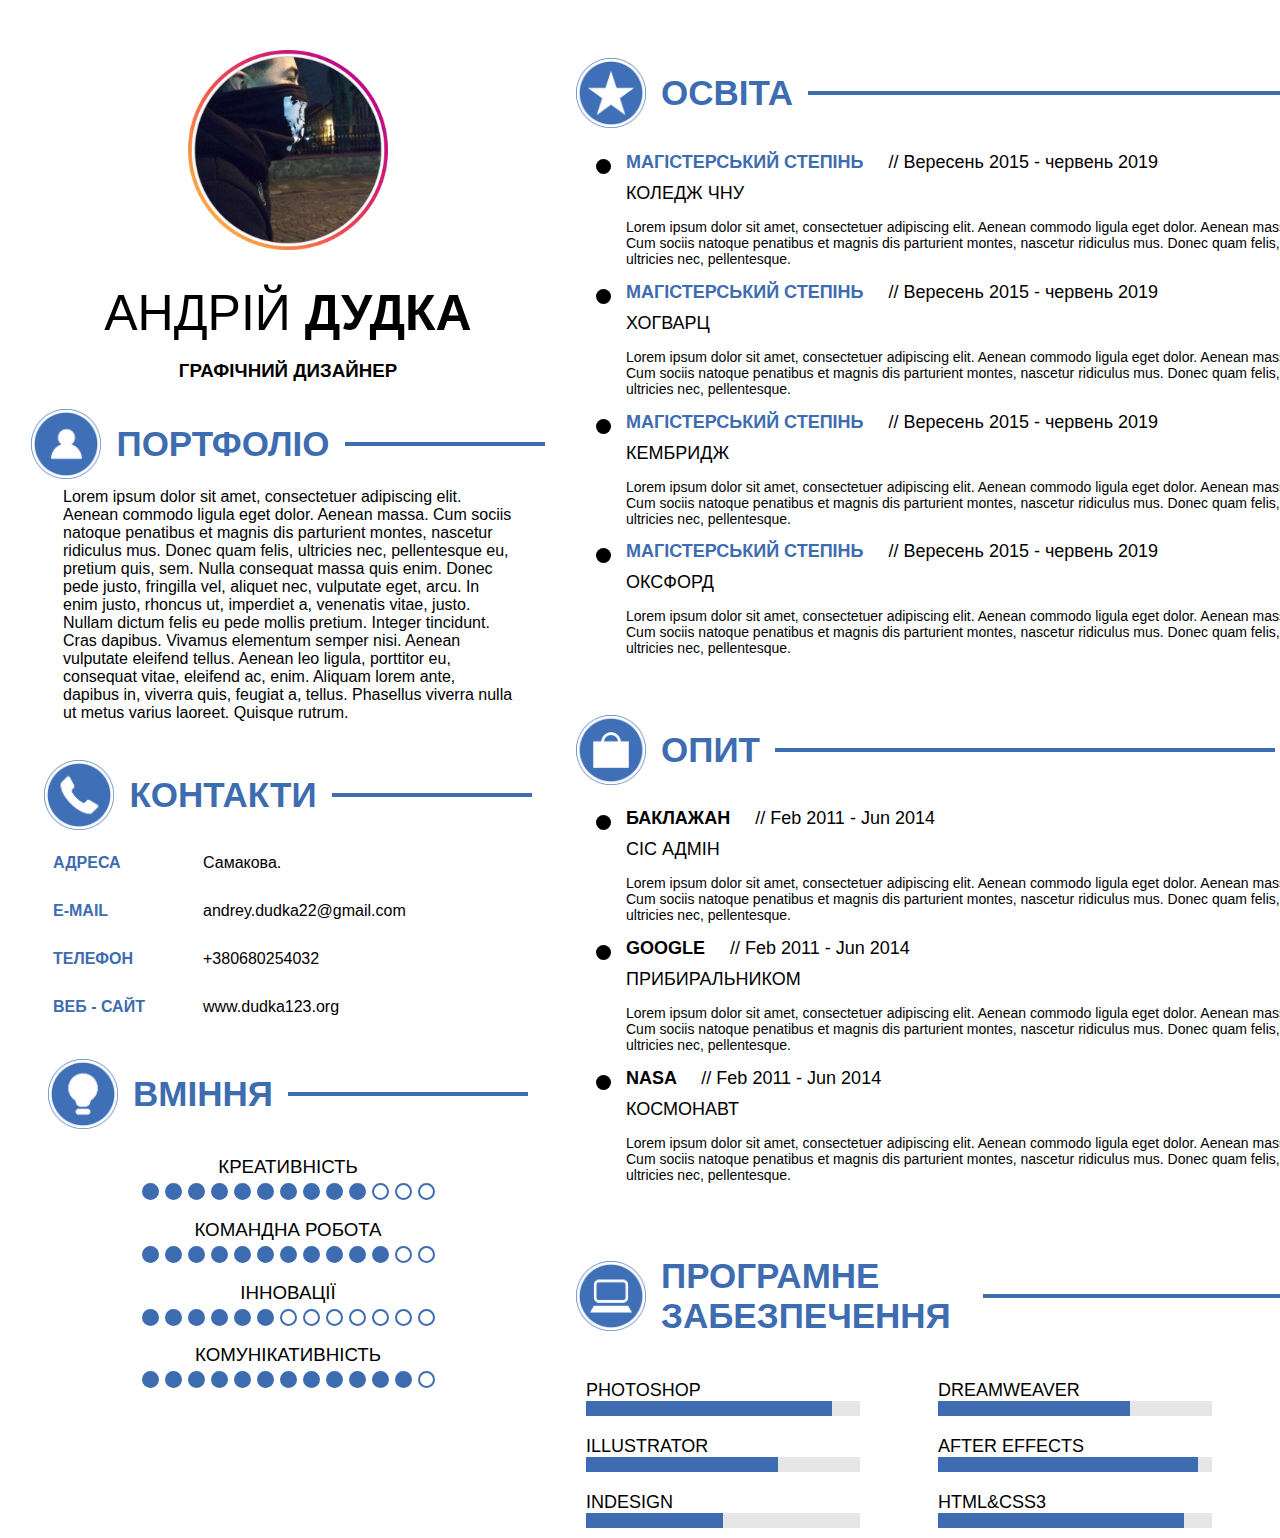
<file: index.html>
<!DOCTYPE html>
<html lang="en">
<head>
    <meta charset="UTF-8">
    <meta name="viewport" content="width=device-width, initial-scale=1.0">
    <meta http-equiv="X-UA-Compatible" content="ie=edge">
    <link rel="stylesheet" href="css/fonts.css">
    <link rel="stylesheet" href="css/style.css">
    <title>ПОРТФОЛІО</title>
</head>
<body>
	<div class="block_left">
        <div class="blok-img">
            <img src="img\1.jpg" alt="user">
            <h1>
                <span class="name">Андрій</span>
                <span class="q">Дудка</span>
            </h1>
            <h3>Графічний дизайнер</h3>
        </div>
        <div class="profile">
            <div class="profile-top">
                <img src="img/PROFILE_ICON.png" alt="profile">
                <h1>Портфоліо</h1>
                <div class="hr"></div>
            </div>
            <p>
                Lorem ipsum dolor sit amet, consectetuer adipiscing elit. Aenean commodo ligula eget dolor. Aenean massa. Cum sociis natoque penatibus et magnis dis parturient montes, nascetur ridiculus mus. Donec quam felis, ultricies nec, pellentesque eu, pretium quis, sem. Nulla consequat massa quis enim. Donec pede justo, fringilla vel, aliquet nec, vulputate eget, arcu. In enim justo, rhoncus ut, imperdiet a, venenatis vitae, justo. Nullam dictum felis eu pede mollis pretium. Integer tincidunt. Cras dapibus. Vivamus elementum semper nisi. Aenean vulputate eleifend tellus. Aenean leo ligula, porttitor eu, consequat vitae, eleifend ac, enim. Aliquam lorem ante, dapibus in, viverra quis, feugiat a, tellus. Phasellus viverra nulla ut metus varius laoreet. Quisque rutrum. 
            </p>
        </div>
        <div class="contact">
            <div class="contact-top">
                <img src="img/Phone_Icon.png" alt="contact">
                <h1>Контакти</h1>
                <div class="hr"></div>
            </div>
            <div class="info">
                <div class="block">
                    <span class="left">адреса</span>
                    <span class="right">Самакова.</span>
                </div>
            </div>
            <div class="info">
                <div class="block">
                    <span class="left">E-MAIL</span>
                    <span class="right">andrey.dudka22@gmail.com</span>
                </div>
            </div>
            <div class="info">
                <div class="block">
                    <span class="left">Телефон</span>
                    <span class="right">+380680254032</span>
                </div>
            </div>
            <div class="info">
                <div class="block">
                    <span class="left">Веб - сайт</span>
                    <span class="right">www.dudka123.org</span>
                </div>
            </div>
        </div>
        <div class="scills">
            <div class="scills-top">
                <img src="img/SKILLS_ICON.png" alt="scills">
                <h1>Вміння</h1>
                <div class="hr"></div>
            </div>
            <div class="siklls-content">
                <h3>Креативність</h3>
                <div class="boll creative">
                    <div class="b1 bl"></div>
                    <div class="b2 bl"></div>
                    <div class="b3 bl"></div>
                    <div class="b4 bl"></div>
                    <div class="b5 bl"></div>
                    <div class="b6 bl"></div>
                    <div class="b7 bl"></div>
                    <div class="b8 bl"></div>
                    <div class="b9 bl"></div>
                    <div class="b10 bl"></div>
                    <div class="b11 bl"></div>
                    <div class="b12 bl"></div>
                    <div class="b13 bl"></div>
                </div>
            </div>
            <div class="siklls-content">
                <h3>Командна робота</h3>
                <div class="boll teamwork">
                    <div class="b1 bl"></div>
                    <div class="b2 bl"></div>
                    <div class="b3 bl"></div>
                    <div class="b4 bl"></div>
                    <div class="b5 bl"></div>
                    <div class="b6 bl"></div>
                    <div class="b7 bl"></div>
                    <div class="b8 bl"></div>
                    <div class="b9 bl"></div>
                    <div class="b10 bl"></div>
                    <div class="b11 bl"></div>
                    <div class="b12 bl"></div>
                    <div class="b13 bl"></div>
                </div>
            </div>
            <div class="siklls-content">
                <h3>Інновації</h3>
                <div class="boll innovate">
                    <div class="b1 bl"></div>
                    <div class="b2 bl"></div>
                    <div class="b3 bl"></div>
                    <div class="b4 bl"></div>
                    <div class="b5 bl"></div>
                    <div class="b6 bl"></div>
                    <div class="b7 bl"></div>
                    <div class="b8 bl"></div>
                    <div class="b9 bl"></div>
                    <div class="b10 bl"></div>
                    <div class="b11 bl"></div>
                    <div class="b12 bl"></div>
                    <div class="b13 bl"></div>
                </div>
            </div>
            <div class="siklls-content">
                <h3>Комунікативність</h3>
                <div class="boll communication">
                    <div class="b1 bl"></div>
                    <div class="b2 bl"></div>
                    <div class="b3 bl"></div>
                    <div class="b4 bl"></div>
                    <div class="b5 bl"></div>
                    <div class="b6 bl"></div>
                    <div class="b7 bl"></div>
                    <div class="b8 bl"></div>
                    <div class="b9 bl"></div>
                    <div class="b10 bl"></div>
                    <div class="b11 bl"></div>
                    <div class="b12 bl"></div>
                    <div class="b13 bl"></div>
                </div>
            </div>
        </div>
    </div>    
    <div class="block-right">
        <div class="education">
            <div class="education-content">
                <img src="img/EDUCATION_ICON.png" alt="education">
                <h1>Освіта</h1>
                <div class="hr"></div>
            </div>
            <div class="block">
                <h2>
                    <span class="top-left">Магістерський степінь</span>
                    <span class="top-right">// Вересень 2015 - червень 2019</span><br>
                    <span class="bottom">Коледж ЧНУ</span>
                </h2>
                <p>Lorem ipsum dolor sit amet, consectetuer adipiscing elit. Aenean commodo ligula eget dolor. Aenean massa. Cum sociis natoque penatibus et magnis dis parturient montes, nascetur ridiculus mus. Donec quam felis, ultricies nec, pellentesque.</p>
            </div>
            <div class="block">
                <h2>
                    <span class="top-left">Магістерський степінь</span>
                    <span class="top-right">//  Вересень 2015 - червень 2019</span><br>
                    <span class="bottom">ХОГВАРЦ</span>
                </h2>
                <p>Lorem ipsum dolor sit amet, consectetuer adipiscing elit. Aenean commodo ligula eget dolor. Aenean massa. Cum sociis natoque penatibus et magnis dis parturient montes, nascetur ridiculus mus. Donec quam felis, ultricies nec, pellentesque.</p>
            </div>
            <div class="block">
                <h2>
                    <span class="top-left">Магістерський степінь</span>
                    <span class="top-right">//  Вересень 2015 - червень 2019</span><br>
                    <span class="bottom">Кембридж</span>
                </h2>
                <p>Lorem ipsum dolor sit amet, consectetuer adipiscing elit. Aenean commodo ligula eget dolor. Aenean massa. Cum sociis natoque penatibus et magnis dis parturient montes, nascetur ridiculus mus. Donec quam felis, ultricies nec, pellentesque.</p>
            </div>
            <div class="block">
                <h2>
                    <span class="top-left">Магістерський степінь</span>
                    <span class="top-right">//  Вересень 2015 - червень 2019</span><br>
                    <span class="bottom">Оксфорд</span>
                </h2>
                <p>Lorem ipsum dolor sit amet, consectetuer adipiscing elit. Aenean commodo ligula eget dolor. Aenean massa. Cum sociis natoque penatibus et magnis dis parturient montes, nascetur ridiculus mus. Donec quam felis, ultricies nec, pellentesque.</p>
            </div>
        </div>
        <div class="experience">
            <div class="experience-content">
                <img src="img/EXPERIENCE_ICON.png" alt="experience">
                <h1>ОПИТ</h1>
                <div class="hr"></div>
            </div>
            <div class="block">
                <h2>
                    <span class="top-left">БАКЛАЖАН</span>
                    <span class="top-right">// Feb 2011 - Jun 2014</span><br>
                    <span class="bottom">СІС адмін</span>
                </h2>
                <p>Lorem ipsum dolor sit amet, consectetuer adipiscing elit. Aenean commodo ligula eget dolor. Aenean massa. Cum sociis natoque penatibus et magnis dis parturient montes, nascetur ridiculus mus. Donec quam felis, ultricies nec, pellentesque.</p>
            </div>
            <div class="block">
                <h2>
                    <span class="top-left">GOOgLE</span>
                    <span class="top-right">// Feb 2011 - Jun 2014</span><br>
                    <span class="bottom">ПРИБИРАЛЬНИКОМ</span>
                </h2>
                <p>Lorem ipsum dolor sit amet, consectetuer adipiscing elit. Aenean commodo ligula eget dolor. Aenean massa. Cum sociis natoque penatibus et magnis dis parturient montes, nascetur ridiculus mus. Donec quam felis, ultricies nec, pellentesque.</p>
            </div>
            <div class="block">
                <h2>
                    <span class="top-left">NASA</span>
                    <span class="top-right">// Feb 2011 - Jun 2014</span><br>
                    <span class="bottom">КОСМОНАВТ</span>
                </h2>
                <p>Lorem ipsum dolor sit amet, consectetuer adipiscing elit. Aenean commodo ligula eget dolor. Aenean massa. Cum sociis natoque penatibus et magnis dis parturient montes, nascetur ridiculus mus. Donec quam felis, ultricies nec, pellentesque.</p>
            </div>
        </div>
        <div class="software">
            <div class="software-top">
                <img src="img/SOFTWARE_ICON.png" alt="software">
                <h1>ПРОГРАМНЕ ЗАБЕЗПЕЧЕННЯ</h1>
                <div class="hr"></div>
            </div>
            <div class="content">
                <div class="left-content">
                    <div class="block">
                        <span>photoshop</span>
                        <div class="line">
                            <div class="size">
                            </div>
                        </div>
                    </div>
                    <div class="block">
                        <span>illustrator</span>
                        <div class="line">
                            <div class="size illustrator">
                            </div>
                        </div>
                    </div>
                    <div class="block">
                        <span>indesign</span>
                        <div class="line">
                            <div class="size indesign">
                            </div>
                        </div>
                    </div>
                </div>
                <div class="right-content">
                    <div class="block">
                        <span>DREAMWEAVER</span>
                        <div class="line">
                            <div class="size DREAMWEAVER">
                            </div>
                        </div>
                    </div>
                    <div class="block">
                        <span>AFTER EFFECTS</span>
                        <div class="line">
                            <div class="size AFTER_EFFECTS">
                            </div>
                        </div>
                    </div>
                    <div class="block">
                        <span>HTML&CSS3</span>
                        <div class="line">
                            <div class="size HTML&CSS3">
                            </div>
                        </div>
                    </div>
                </div>
            </div>
        </div>
    </div>
</body>
</html>
</file>
<file: css/fonts.css>
@font-face {
    font-family: "MyriadPro-Regular"; 
   src: url("../fonts/MyriadPro-Regular/MyriadPro-Regular.eot"); 
   src: url("../fonts/MyriadPro-Regular/MyriadPro-Regular.eot?#iefix") format("embedded-opentype"),
   url("../fonts/MyriadPro-Regular/MyriadPro-Regular.woff") format("woff"), 
   url("../fonts/MyriadPro-Regular/MyriadPro-Regular.ttf") format("truetype"); 
   font-style: normal; 
   font-weight: normal; 
}
@font-face {
    font-family: "ThirstyScriptRegular"; 
   src: url("../fonts/ThirstyScriptRegular/ThirstyScriptRegular.eot"); 
   src: url("../fonts/ThirstyScriptRegular/ThirstyScriptRegular.eot?#iefix") format("embedded-opentype"),
   url("../fonts/ThirstyScriptRegular/ThirstyScriptRegular.woff") format("woff"), 
   url("../fonts/ThirstyScriptRegular/ThirstyScriptRegular.ttf") format("truetype"); 
   font-style: normal; 
   font-weight: normal; 
}
</file>
<file: css/style.css>
body{font-family:sans-serif;display:-webkit-box;display:-ms-flexbox;display:flex;margin:0;padding:0}.block_left{width:45%}.block_left .blok-img img{margin:0 auto;display:block;width:200px;margin-top:50px}.block_left .blok-img h1,.block_left .blok-img h3{text-align:center;text-transform:uppercase}.block_left .blok-img h1{font-size:50px;margin-bottom:0}.block_left .blok-img h1 .name{font-weight:normal}.block_left .profile .profile-top{display:-webkit-box;display:-ms-flexbox;display:flex;-webkit-box-align:center;-ms-flex-align:center;align-items:center;-webkit-box-pack:center;-ms-flex-pack:center;justify-content:center}.block_left .profile .profile-top img{width:70px;height:70px}.block_left .profile .profile-top h1{text-transform:uppercase;font-size:35px;color:#3d6cb0;margin-left:15px}.block_left .profile .profile-top .hr{background-color:#3d6cb0;width:200px;height:4px;margin-left:15px}.block_left .profile p{width:450px;font-size:16px;margin:0 auto}.block_left .contact .contact-top{display:-webkit-box;display:-ms-flexbox;display:flex;-webkit-box-align:center;-ms-flex-align:center;align-items:center;-webkit-box-pack:center;-ms-flex-pack:center;justify-content:center;margin-top:30px}.block_left .contact .contact-top img{width:70px;height:70px}.block_left .contact .contact-top h1{text-transform:uppercase;font-size:35px;color:#3d6cb0;margin-left:15px}.block_left .contact .contact-top .hr{background-color:#3d6cb0;width:200px;height:4px;margin-left:15px}.block_left .contact .info{display:-webkit-box;display:-ms-flexbox;display:flex;-webkit-box-pack:center;-ms-flex-pack:center;justify-content:center}.block_left .contact .info .block{width:470px;margin:15px 0px;display:-webkit-box;display:-ms-flexbox;display:flex}.block_left .contact .info .block .left{text-transform:uppercase;color:#3d6cb0;font-weight:700;display:block;width:150px}.block_left .contact .info .block .right{width:300px;text-align:left;display:block}.block_left .scills{margin-bottom:50px}.block_left .scills .scills-top{display:-webkit-box;display:-ms-flexbox;display:flex;-webkit-box-align:center;-ms-flex-align:center;align-items:center;-webkit-box-pack:center;-ms-flex-pack:center;justify-content:center;margin-top:20px}.block_left .scills .scills-top img{width:70px;height:70px}.block_left .scills .scills-top h1{text-transform:uppercase;font-size:35px;color:#3d6cb0;margin-left:15px}.block_left .scills .scills-top .hr{background-color:#3d6cb0;width:240px;height:4px;margin-left:15px}.block_left .scills .siklls-content h3{text-transform:uppercase;font-weight:normal;text-align:center;margin-bottom:5px}.block_left .scills .siklls-content .boll{display:-webkit-box;display:-ms-flexbox;display:flex;-webkit-box-pack:center;-ms-flex-pack:center;justify-content:center}.block_left .scills .siklls-content .boll .bl{width:13px;height:13px;background-color:#3d6cb0;border-radius:50%;margin:0 3px;border:#3d6cb0 solid 2px}.block_left .scills .siklls-content .boll .b11,.block_left .scills .siklls-content .boll .b12,.block_left .scills .siklls-content .boll .b13{background-color:white}.block_left .scills .siklls-content .teamwork .b11{background-color:#3d6cb0}.block_left .scills .siklls-content .innovate .b11,.block_left .scills .siklls-content .innovate .b12,.block_left .scills .siklls-content .innovate .b7,.block_left .scills .siklls-content .innovate .b8,.block_left .scills .siklls-content .innovate .b9,.block_left .scills .siklls-content .innovate .b10{background-color:white}.block_left .scills .siklls-content .communication .b11,.block_left .scills .siklls-content .communication .b12{background-color:#3d6cb0}.block-right{width:55%;height:100px}.block-right .education{margin:0 auto;margin-bottom:50px}.block-right .education .education-content{display:-webkit-box;display:-ms-flexbox;display:flex;-webkit-box-align:center;-ms-flex-align:center;align-items:center;-webkit-box-pack:left;-ms-flex-pack:left;justify-content:left;margin-top:50px}.block-right .education .education-content img{width:70px;height:70px}.block-right .education .education-content h1{text-transform:uppercase;font-size:35px;color:#3d6cb0;margin-left:15px}.block-right .education .education-content .hr{background-color:#3d6cb0;width:500px;height:4px;margin-left:15px}.block-right .education .block h2{position:relative;margin-left:50px;font-size:18px}.block-right .education .block h2 .top-left{text-transform:uppercase;color:#3d6cb0}.block-right .education .block h2 .top-right{font-weight:normal;padding-left:20px}.block-right .education .block h2 .bottom{padding-top:10px;display:block;font-weight:normal;text-transform:uppercase}.block-right .education .block h2::before{content:'';display:block;width:15px;height:15px;background-color:black;position:absolute;border-radius:50%;left:-30px;top:7px}.block-right .education .block p{width:700px;margin-left:50px;font-size:14px}.block-right .experience{margin:0 auto;margin-bottom:50px}.block-right .experience .experience-content{display:-webkit-box;display:-ms-flexbox;display:flex;-webkit-box-align:center;-ms-flex-align:center;align-items:center;-webkit-box-pack:left;-ms-flex-pack:left;justify-content:left;margin-top:50px}.block-right .experience .experience-content img{width:70px;height:70px}.block-right .experience .experience-content h1{text-transform:uppercase;font-size:35px;color:#3d6cb0;margin-left:15px}.block-right .experience .experience-content .hr{background-color:#3d6cb0;width:500px;height:4px;margin-left:15px}.block-right .experience .block h2{position:relative;margin-left:50px;font-size:18px}.block-right .experience .block h2 .top-left{text-transform:uppercase}.block-right .experience .block h2 .top-right{font-weight:normal;padding-left:20px}.block-right .experience .block h2 .bottom{padding-top:10px;display:block;font-weight:normal;text-transform:uppercase}.block-right .experience .block h2::before{content:'';display:block;width:15px;height:15px;background-color:black;position:absolute;border-radius:50%;left:-30px;top:7px}.block-right .experience .block p{width:700px;margin-left:50px;font-size:14px}.block-right .software{margin:0 auto;margin-bottom:50px}.block-right .software .software-top{display:-webkit-box;display:-ms-flexbox;display:flex;-webkit-box-align:center;-ms-flex-align:center;align-items:center;-webkit-box-pack:left;-ms-flex-pack:left;justify-content:left;margin-top:35px}.block-right .software .software-top img{width:70px;height:70px}.block-right .software .software-top h1{text-transform:uppercase;font-size:35px;color:#3d6cb0;margin-left:15px}.block-right .software .software-top .hr{background-color:#3d6cb0;width:500px;height:4px;margin-left:15px}.block-right .software .content{display:-webkit-box;display:-ms-flexbox;display:flex}.block-right .software .content .left-content,.block-right .software .content .right-content{width:50%}.block-right .software .content .left-content .block,.block-right .software .content .right-content .block{margin:10px 0;margin-left:10px}.block-right .software .content .left-content .block span,.block-right .software .content .right-content .block span{text-transform:uppercase;font-size:18px;margin-top:20px;display:block}.block-right .software .content .left-content .block .line,.block-right .software .content .right-content .block .line{width:80%;height:15px;background-color:#e6e6e6}.block-right .software .content .left-content .block .line .size,.block-right .software .content .right-content .block .line .size{height:100%;width:90%;background-color:#3d6cb0}.block-right .software .content .left-content .block .line .illustrator,.block-right .software .content .right-content .block .line .illustrator{width:70%}.block-right .software .content .left-content .block .line .indesign,.block-right .software .content .right-content .block .line .indesign{width:50%}.block-right .software .content .right-content{width:50%}.block-right .software .content .right-content .block .line .DREAMWEAVER{width:70%}.block-right .software .content .right-content .block .line .AFTER_EFFECTS{width:95%}

/*# sourceMappingURL=style.css.map */
</file>
